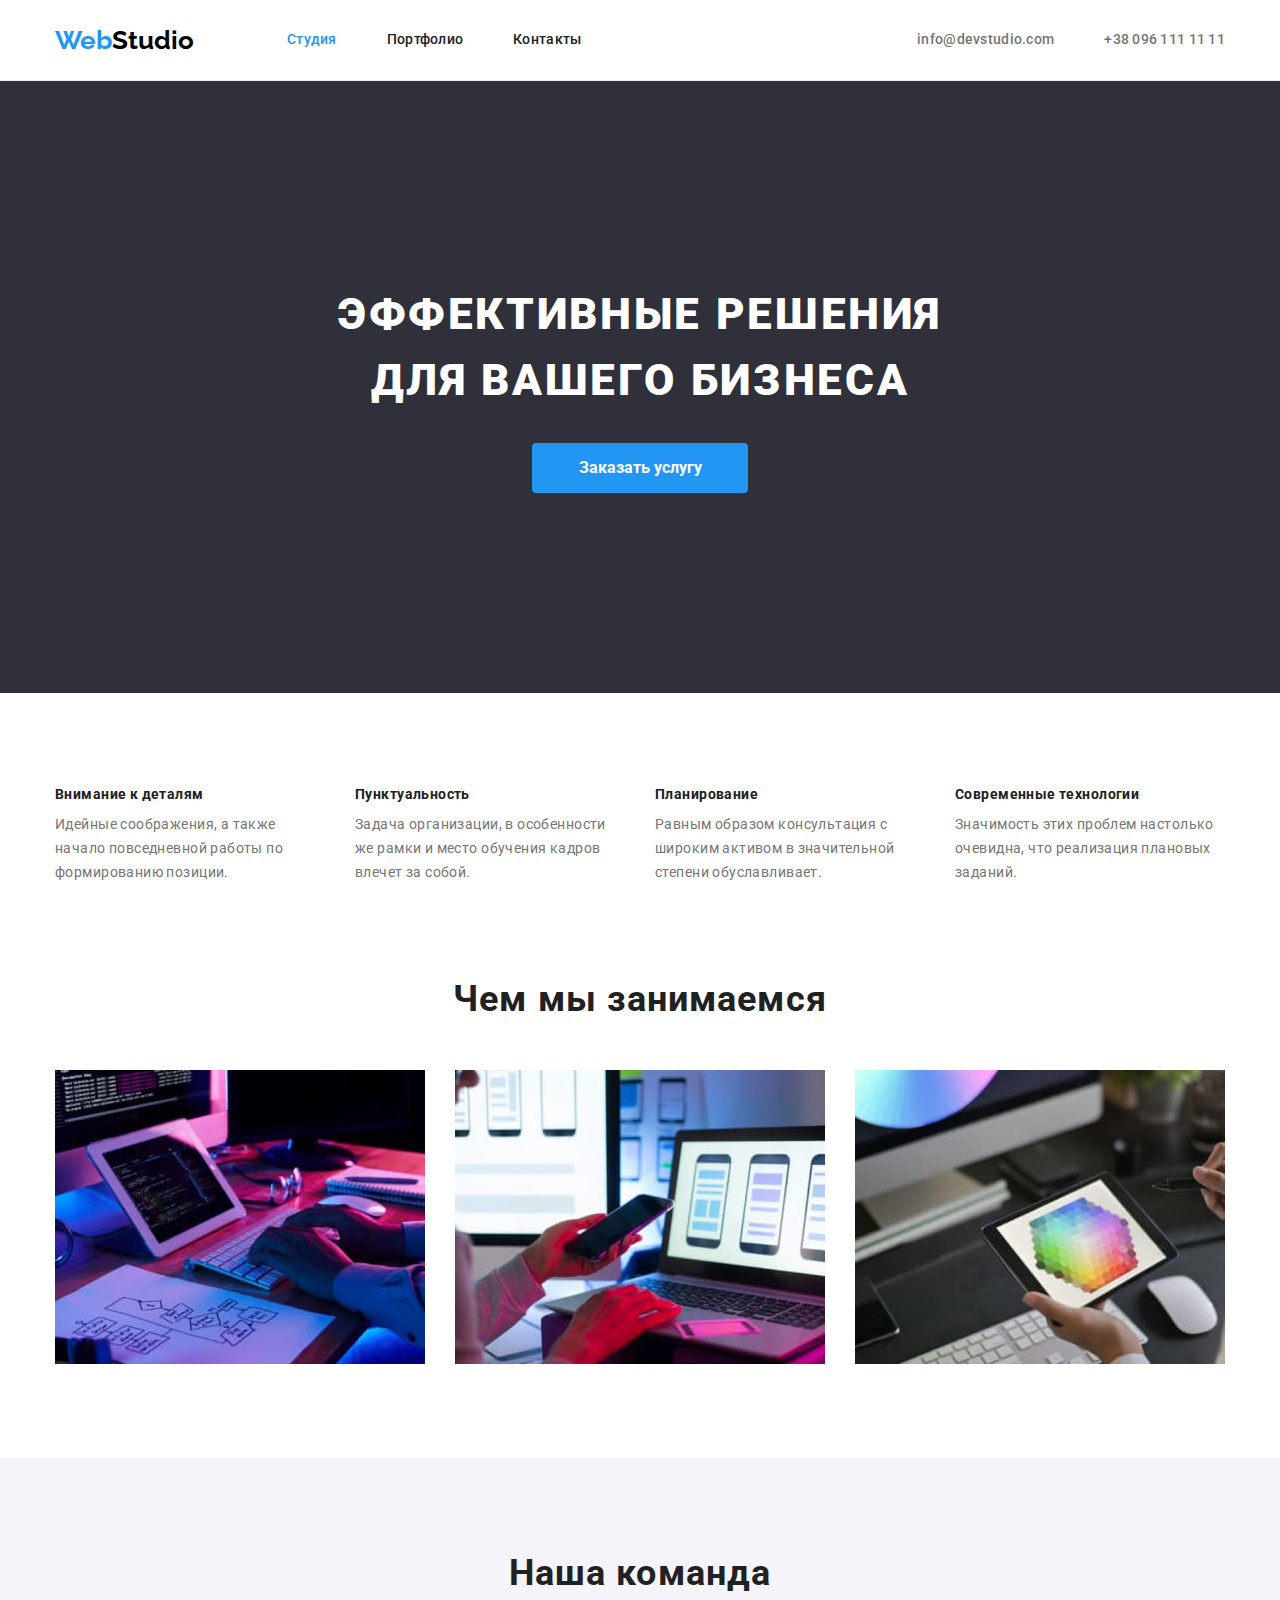
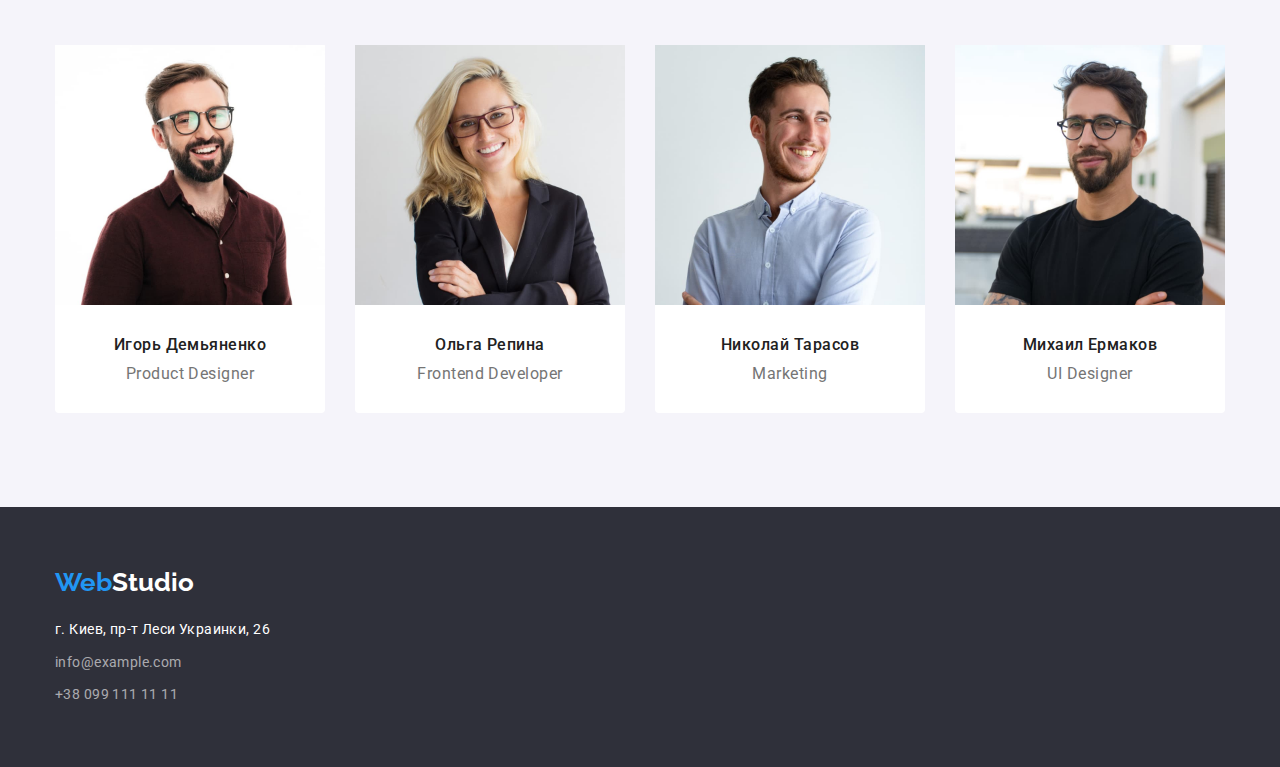
<file: index.html>
<!DOCTYPE html>
<html lang="ru">
  <head>
    <meta charset="UTF-8" />
    <meta http-equiv="X-UA-Compatible" content="IE=edge" />
    <meta name="viewport" content="width=device-width, initial-scale=1.0" />
    <title>WebStudio</title>
    <link rel="preconnect" href="https://fonts.googleapis.com" />
    <link rel="preconnect" href="https://fonts.gstatic.com" crossorigin />
    <link
      href="https://fonts.googleapis.com/css2?family=Raleway:wght@700&family=Roboto:wght@400;500;700;900&display=swap"
      rel="stylesheet"
    />
    <link
      rel="stylesheet"
      href="https://cdnjs.cloudflare.com/ajax/libs/modern-normalize/1.1.0/modern-normalize.min.css"
    />
    <link rel="stylesheet" href="./css/styles.css" />
  </head>
  <body>
    <!-- хедер -->
    <header class="header">
      <div class="container container-header">
        <nav class="header-nav">
          <a lang="en" class="logo" href="./index.html"
            ><span class="blue-logo">Web</span>Studio
          </a>
          <ul class="header-list list">
            <li class="header-item">
              <a href="" class="link current header-link link">Студия</a>
            </li>
            <li class="header-item">
              <a class="header-link link" href="./portfolio.html">Портфолио</a>
            </li>
            <li class="header-item">
              <a class="header-link link" href="">Контакты</a>
            </li>
          </ul>
        </nav>
        <!-- навигация авторизации -->
        <ul class="header-auth list">
          <li class="auth-item">
            <a href="mailto:info@devstudio.com" class="header-contact link"
              >info@devstudio.com</a
            >
          </li>
          <li class="auth-item">
            <a href="tel:+380961111111" class="header-contact link"
              >+38 096 111 11 11</a
            >
          </li>
        </ul>
      </div>
    </header>
    <main>
      <!-- герой -->
      <section class="hero">
        <div class="container">
          <h1 class="hero-title">Эффективные решения для вашего бизнеса</h1>
          <button type="button" class="hero-btn cursor">Заказать услугу</button>
        </div>
      </section>

      <section class="section-feature">
        <div class="container">
          <!-- скрыт заголовок h2 -->
          <h2 class="visually-hidden">Преимущества</h2>
          <!-- наши преимущества -->
          <ul class="feature-list list">
            <li class="feature-item">
              <h3 class="feature-title">Внимание к деталям</h3>
              <p class="feature-text">
                Идейные соображения, а также начало повседневной работы по
                формированию позиции.
              </p>
            </li>
            <li class="feature-item">
              <h3 class="feature-title">Пунктуальность</h3>
              <p class="feature-text">
                Задача организации, в особенности же рамки и место обучения
                кадров влечет за собой.
              </p>
            </li>
            <li class="feature-item">
              <h3 class="feature-title">Планирование</h3>
              <p class="feature-text">
                Равным образом консультация с широким активом в значительной
                степени обуславливает.
              </p>
            </li>
            <li class="feature-item">
              <h3 class="feature-title">Современные технологии</h3>
              <p class="feature-text">
                Значимость этих проблем настолько очевидна, что реализация
                плановых заданий.
              </p>
            </li>
          </ul>
        </div>
      </section>

      <section class="section-title section">
        <div class="container">
          <!-- чем мы занимаемся -->
          <h3 class="work">Чем мы занимаемся</h3>
          <ul class="work-list list">
            <li class="work-item">
              <img src="./images/decktop.jpg" alt="компьютер" width="370" />
            </li>
            <li class="work-item">
              <img src="./images/mobile.jpg" alt="мобильный" width="370" />
            </li>
            <li class="work-item">
              <img src="./images/tab.jpg" alt="планшет" width="370" />
            </li>
          </ul>
        </div>
      </section>

      <section class="section-staff section">
        <div class="container">
          <!-- наша команда -->
          <h3 class="staff">Наша команда</h3>
          <ul class="staff-list list">
            <li class="staff-item">
              <img src="./images/Igor.jpg" alt="Igor" width="270" />
              <div class="staff-id">
                <h4 class="staff-title">Игорь Демьяненко</h4>
                <p class="staff-text">Product Designer</p>
              </div>
            </li>
            <li class="staff-item">
              <img src="./images/Olga.jpg" alt="Ольга" width="270" />
              <div class="staff-id">
                <h4 class="staff-title">Ольга Репина</h4>
                <p class="staff-text">Frontend Developer</p>
              </div>
            </li>
            <li class="staff-item">
              <img src="./images/Mykola.jpg" alt="Николай" width="270" />
              <div class="staff-id">
                <h4 class="staff-title">Николай Тарасов</h4>
                <p class="staff-text">Marketing</p>
              </div>
            </li>
            <li class="staff-item">
              <img src="./images/Mykhaylo.jpg" alt="Михаил" width="270" />
              <div class="staff-id">
                <h4 class="staff-title">Михаил Ермаков</h4>
                <p class="staff-text">UI Designer</p>
              </div>
            </li>
          </ul>
        </div>
      </section>
    </main>
    <!-- футер -->
    <footer class="footer">
      <div class="container">
        <a lang="en" class="footer-logo" href="./index.html"
          ><span class="blue-logo">Web</span>Studio
        </a>
        <address class="address">
          <ul class="address-list list">
            <li>
              <a
                target="_blank"
                class="address-link link"
                href="https://www.google.com/maps/place/%D0%B1%D1%83%D0%BB.+%D0%9B%D0%B5%D1%81%D0%B8+%D0%A3%D0%BA%D1%80%D0%B0%D0%B8%D0%BD%D0%BA%D0%B8,+26,+%D0%9A%D0%B8%D0%B5%D0%B2,+02000/@50.4265807,30.5361971,17z/data=!3m1!4b1!4m5!3m4!1s0x40d4cf0e033ecbe9:0x57a4dffefec77da0!8m2!3d50.4265807!4d30.5383859"
              >
                г. Киев, пр-т Леси Украинки, 26
              </a>
            </li>
            <li>
              <a class="address-link mail" href="mailto:info@example.com"
                >info@example.com</a
              >
            </li>
            <li>
              <a class="address-link tel" href="tel:+380991111111"
                >+38 099 111 11 11</a
              >
            </li>
          </ul>
        </address>
      </div>
    </footer>
  </body>
</html>
</file>
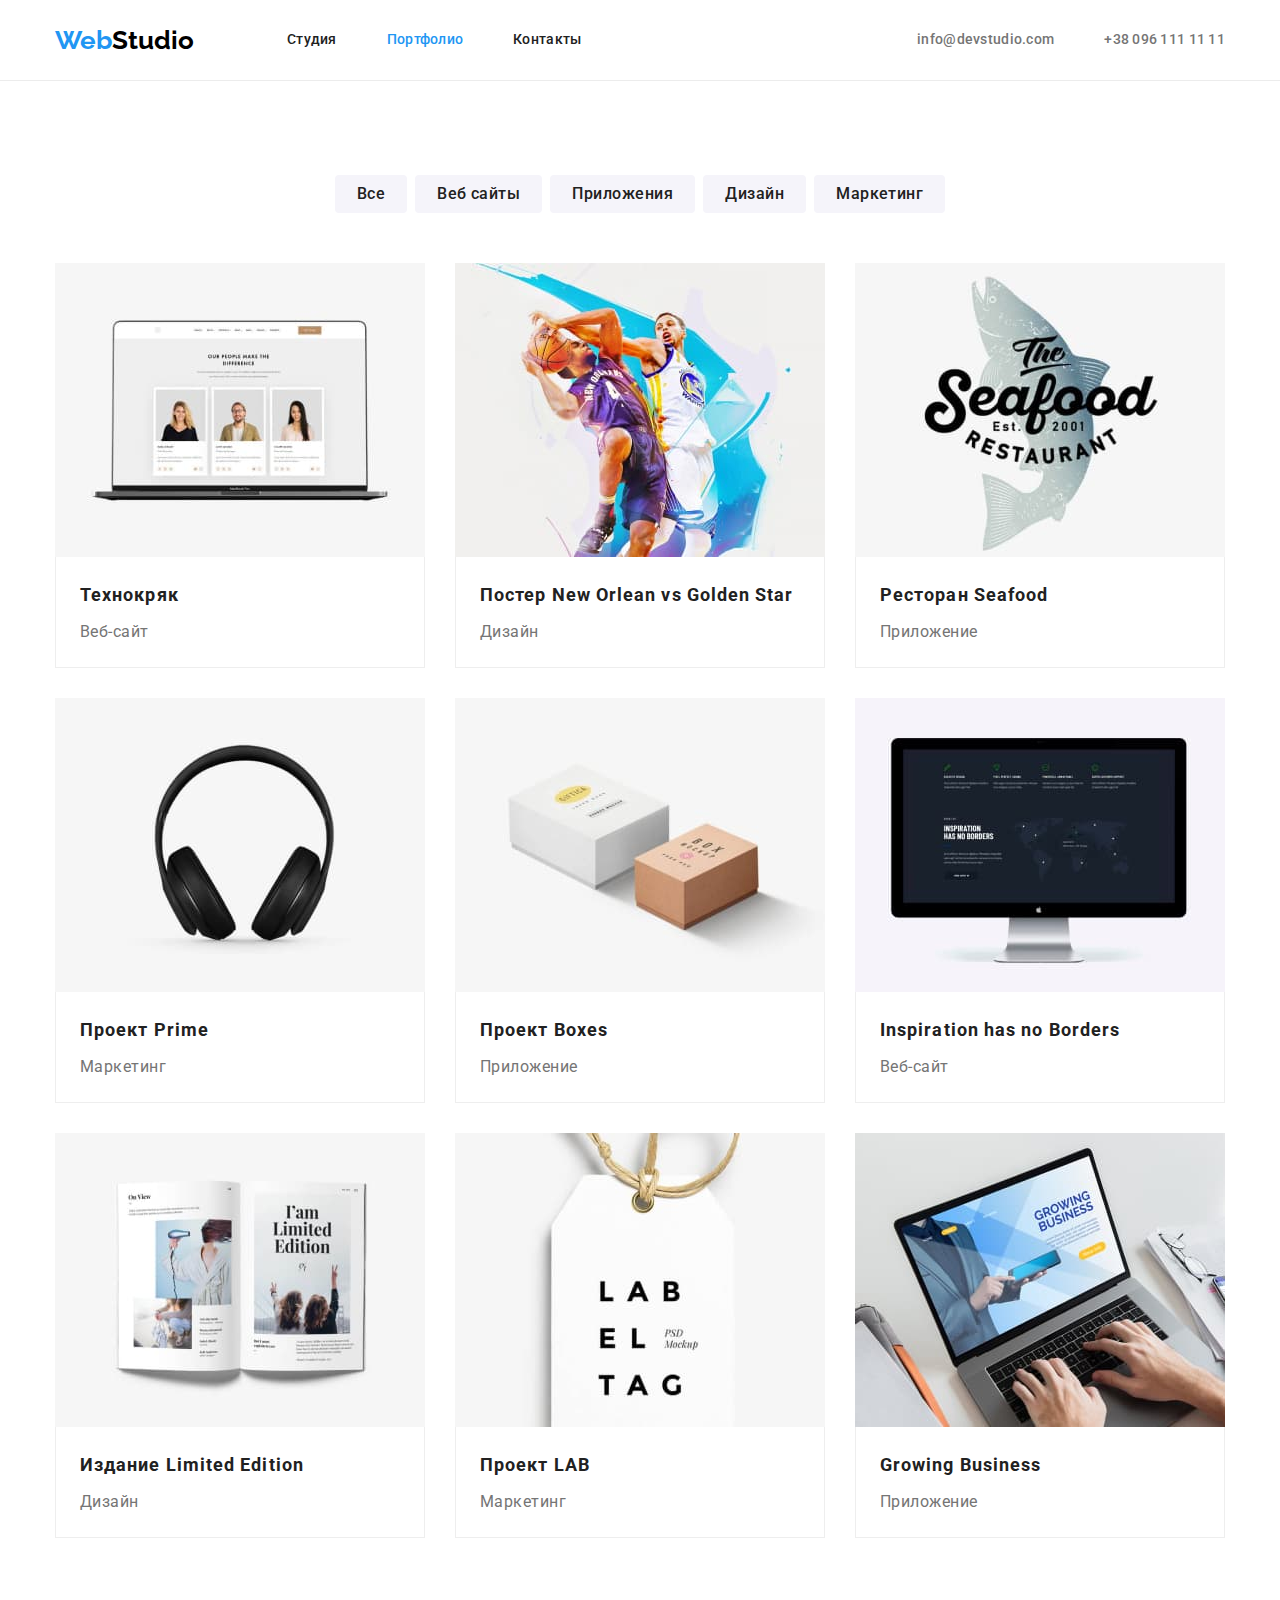
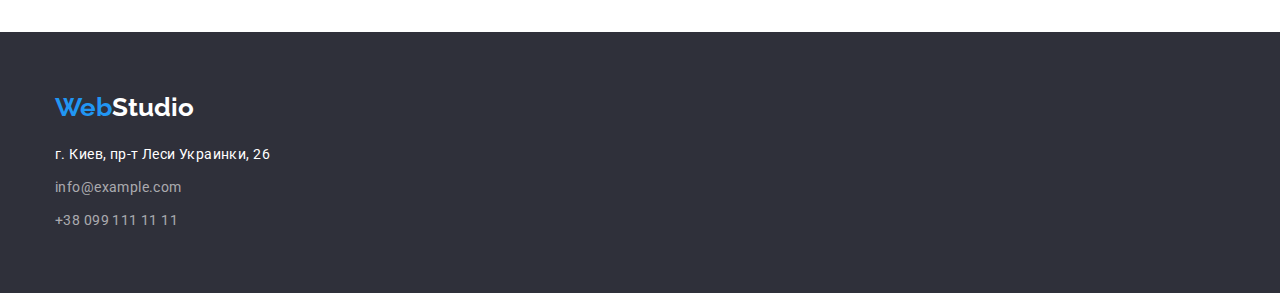
<file: portfolio.html>
<!DOCTYPE html>
<html lang="ru">
  <head>
    <meta charset="UTF-8" />
    <meta http-equiv="X-UA-Compatible" content="IE=edge" />
    <meta name="viewport" content="width=device-width, initial-scale=1.0" />
    <title>WebStudio</title>
    <link rel="preconnect" href="https://fonts.googleapis.com" />
    <link rel="preconnect" href="https://fonts.gstatic.com" crossorigin />
    <link
      href="https://fonts.googleapis.com/css2?family=Raleway:wght@700&family=Roboto:wght@400;500;700;900&display=swap"
      rel="stylesheet"
    />
    <link
      rel="stylesheet"
      href="https://cdnjs.cloudflare.com/ajax/libs/modern-normalize/1.1.0/modern-normalize.min.css"
    />
    <link rel="stylesheet" href="./css/styles.css" />
  </head>
  <body>
    <!-- хедер -->
    <header class="header">
      <div class="container container-header">
        <nav class="header-nav">
          <a lang="en" class="logo" href="./index.html"
            ><span class="blue-logo">Web</span>Studio
          </a>
          <ul class="header-list list">
            <li class="header-item">
              <a href="./index.html" class="link header-link link">Студия</a>
            </li>
            <li class="header-item">
              <a class="header-link link current" href="">Портфолио</a>
            </li>
            <li class="header-item">
              <a class="header-link link" href="">Контакты</a>
            </li>
          </ul>
        </nav>
        <!-- навигация авторизации -->

        <ul class="header-auth list">
          <li class="auth-item">
            <a href="mailto:info@devstudio.com" class="header-contact link"
              >info@devstudio.com</a
            >
          </li>
          <li class="auth-item">
            <a href="tel:+380961111111" class="header-contact link"
              >+38 096 111 11 11</a
            >
          </li>
        </ul>
      </div>
    </header>

    <main class="main-portfolio">
      <section class="section-portfolio">
        <div class="container">
          <ul class="button-list list cursor">
            <li class="button-item">
              <button type="button" class="button-portfolio cursor">Все</button>
            </li>
            <li class="button-item">
              <button type="button" class="button-portfolio cursor">
                Веб сайты
              </button>
            </li>
            <li class="button-item">
              <button type="button" class="button-portfolio cursor">
                Приложения
              </button>
            </li>
            <li class="button-item">
              <button type="button" class="button-portfolio cursor">
                Дизайн
              </button>
            </li>
            <li>
              <button type="button" class="button-portfolio cursor">
                Маркетинг
              </button>
            </li>
          </ul>
          <!-- вставить и скрыть заголовок h1 -->
          <h1 class="visually-hidden">Наши работы</h1>
          <!-- карточки портфолио -->
          <ul class="picture-list list">
            <li class="picture-item">
              <img src="./images/Technokryak.jpg" alt="Технокряк" width="370" />
              <div class="card-content">
                <h2 class="picture-title">Технокряк</h2>
                <p class="picture-text">Веб-сайт</p>
              </div>
            </li>

            <li class="picture-item">
              <img
                src="./images/Basket-poster.jpg"
                alt="Постер New Orlean vs Golden Star"
                width="370"
              />
              <div class="card-content">
                <h2 class="picture-title">Постер New Orlean vs Golden Star</h2>
                <p class="picture-text">Дизайн</p>
              </div>
            </li>

            <li class="picture-item">
              <img
                src="./images/Restaurant.jpg"
                alt="Ресторан Seafood"
                width="370"
              />
              <div class="card-content">
                <h2 class="picture-title">Ресторан Seafood</h2>
                <p class="picture-text">Приложение</p>
              </div>
            </li>

            <li class="picture-item">
              <img
                src="./images/Project-prime.jpg"
                alt="Проект Prime"
                width="370"
              />
              <div class="card-content">
                <h2 class="picture-title">Проект Prime</h2>
                <p class="picture-text">Маркетинг</p>
              </div>
            </li>

            <li class="picture-item">
              <img
                src="./images/Project-box.jpg"
                alt="Проект Prime"
                width="370"
              />
              <div class="card-content">
                <h2 class="picture-title">Проект Boxes</h2>
                <p class="picture-text">Приложение</p>
              </div>
            </li>

            <li class="picture-item">
              <img
                src="./images/Inspriration.jpg"
                alt="Inspiration has no Borders"
                width="370"
              />
              <div class="card-content">
                <h2 class="picture-title">Inspiration has no Borders</h2>
                <p class="picture-text">Веб-сайт</p>
              </div>
            </li>

            <li class="picture-item">
              <img
                src="./images/Publication.jpg"
                alt="Издание Limited Edition"
                width="370"
              />
              <div class="card-content">
                <h2 class="picture-title">Издание Limited Edition</h2>
                <p class="picture-text">Дизайн</p>
              </div>
            </li>
            <li class="picture-item">
              <img
                src="./images/Project-lab.jpg"
                alt="Проект LAB"
                width="370"
              />
              <div class="card-content">
                <h2 class="picture-title">Проект LAB</h2>
                <p class="picture-text">Маркетинг</p>
              </div>
            </li>

            <li class="picture-item">
              <img
                src="./images/business.jpg"
                alt="Growing Business"
                width="370"
              />
              <div class="card-content">
                <h2 class="picture-title">Growing Business</h2>
                <p class="picture-text">Приложение</p>
              </div>
            </li>
          </ul>
        </div>
      </section>
    </main>
    <!--футер -->
    <footer class="footer">
      <div class="container">
        <a lang="en" class="footer-logo" href="./index.html"
          ><span class="blue-logo">Web</span>Studio
        </a>
        <address class="address">
          <ul class="address-list list">
            <li>
              <a
                target="_blank"
                class="address-link link"
                href="https://www.google.com/maps/place/%D0%B1%D1%83%D0%BB.+%D0%9B%D0%B5%D1%81%D0%B8+%D0%A3%D0%BA%D1%80%D0%B0%D0%B8%D0%BD%D0%BA%D0%B8,+26,+%D0%9A%D0%B8%D0%B5%D0%B2,+02000/@50.4265807,30.5361971,17z/data=!3m1!4b1!4m5!3m4!1s0x40d4cf0e033ecbe9:0x57a4dffefec77da0!8m2!3d50.4265807!4d30.5383859"
              >
                г. Киев, пр-т Леси Украинки, 26
              </a>
            </li>
            <li>
              <a class="address-link mail" href="mailto:info@example.com"
                >info@example.com</a
              >
            </li>
            <li>
              <a class="address-link tel" href="tel:+380991111111"
                >+38 099 111 11 11</a
              >
            </li>
          </ul>
        </address>
      </div>
    </footer>
  </body>
</html>
</file>
<file: css/styles.css>
:root {
  --primary-text-color: #212121;
  --title-text-color: #757575;
  --acсent-color: #2196f3;
  --primary-white-color: #ffffff;
}
/* основной текста #212121*/
/* вторичный цвет текста #757575*/
/* акцент #2196F3*/
/* белый #FFFFFF */
p,
h1,
h2,
h3,
h4,
h5,
h6 {
  margin: 0;
}
ul,
ol {
  margin: 0;
  padding-left: 0;
}
address {
  font-style: normal;
}
body {
  color: var(--primary-text-color);
  font-family: "Roboto", "sans-serif";
  background-color: var(--primary-white-color);
}
img {
  display: block;
  max-width: 100%;
  height: auto;
}
.list {
  list-style: none;
}
.link {
  text-decoration: none;
}
.section {
  padding-top: 94px;
}
/* хедер навигация  */

.header-link {
  display: block;
  padding-top: 32px;
  padding-bottom: 32px;
  color: #212121;
  font-weight: 500;
  font-size: 14px;
  line-height: 1.14;
  letter-spacing: 0.02em;
}
.header-link:hover,
.header-link:focus {
  color: var(--acсent-color);
}

.header-nav {
  display: flex;
  align-items: center;
}

.header-list {
  display: flex;
  margin-left: 93px;
  padding: 0;
}

.header-nav .header-item + .header-item {
  margin-left: 50px;
}

.header-link.current {
  color: var(--acсent-color);
}
/* --------хедер лого------- */
.container {
  max-width: 1200px;
  margin-left: auto;
  margin-right: auto;
  padding-left: 15px;
  padding-right: 15px;
}

.container-header {
  display: flex;
}

.logo {
  color: #000000;
  font-family: "raleway";
  font-style: normal;
  font-weight: 700;
  font-size: 26px;
  line-height: 1.19;
  text-decoration: none;
}
.blue-logo {
  color: var(--acсent-color);
}
.header {
  align-items: center;
  border-bottom: 1px solid #ececec;
}

/* навигация авторизации */
.header-auth {
  display: flex;
  gap: 50px;
  margin-left: auto;
  align-items: center;
}

.header-contact {
  color: var(--title-text-color);
  font-weight: 500;
  font-size: 14px;
  line-height: 1.14;
  letter-spacing: 0.02em;
  padding: 32px 0;
  display: block;
}
.header-contact:hover,
.header-contact:focus {
  color: var(--acсent-color);
}

/* ----------герой--------*/
.hero {
  background-color: #2f303a;
  text-align: center;
  padding: 200px 0;
}
.hero-title {
  color: var(--primary-white-color);
  font-weight: 900;
  font-size: 44px;
  line-height: 1.5;
  letter-spacing: 0.06em;
  text-transform: uppercase;
  margin-bottom: 30px;
  max-width: 696px;
  margin-left: auto;
  margin-right: auto;
}
.hero-btn {
  /* размер кнопки, прозрачная рамка */
  color: #ffffff;
  background-color: #2196f3;
  border: none;
  font-family: "Roboto", "sans-serif";
  font-weight: 700;
  font-size: 16px;
  line-height: 1.88;
  border-radius: 4px;
  min-width: 216px;
  padding: 10px 32px;
  text-align: center;
  display: inline-block;
  /* margin-bottom: 200px; */
}
.hero-btn:hover,
.hero-btn:focus {
  color: #ffffff;
  background-color: #188ce8;
}

/* ---наши преимущества, заголовок скрыт ----*/
.visually-hidden {
  position: absolute;
  width: 1px;
  height: 1px;
  margin: -1px;
  border: 0;
  padding: 0;
  white-space: nowrap;
  clip-path: inset(100%);
  clip: rect(0 0 0 0);
  overflow: hidden;
}
.feature-list {
  display: flex;
  flex-wrap: wrap;
  column-gap: 30px;
}
.section-feature {
  padding-top: 94px;
}
.feature-item {
  width: calc((100% - 90px) / 4);
}

.feature-title {
  font-weight: 700;
  font-size: 14px;
  line-height: 1.14;
  letter-spacing: 0.03em;
  margin-bottom: 10px;
}

.feature-text {
  color: var(--title-text-color);
  font-size: 14px;
  line-height: 1.7;
  letter-spacing: 0.03em;
}
/* -----чем мы занимаемся----- */
.section-title {
  padding-bottom: 94px;
}
.work {
  font-weight: 700;
  font-size: 36px;
  line-height: 1.17;
  letter-spacing: 0.03em;
  text-align: center;
  margin-bottom: 50px;
}
.work-list {
  display: flex;
  gap: 30px;
}
.work-item {
  width: calc((100%-60px) / 3);
}
/* -----наша команда----- */
.section-staff {
  background-color: #f5f4fa;
  padding-bottom: 94px;
}
.staff {
  font-weight: 700;
  font-size: 36px;
  line-height: 1.17;
  letter-spacing: 0.03em;
  text-align: center;
  margin-bottom: 50px;
}
.staff-item {
  border-radius: 0px 0px 4px 4px;
  background: #ffffff;
}
.staff-list {
  display: flex;
  gap: 30px;
}
.staff-title {
  font-weight: 500;
  font-size: 16px;
  line-height: 1.19;
  letter-spacing: 0.03em;
  text-align: center;
  margin-bottom: 10px;
}
.staff-text {
  color: var(--title-text-color);
  font-size: 16px;
  line-height: 1.19;
  letter-spacing: 0.03em;
  text-align: center;
}
.staff-id {
  padding-bottom: 30px;
  padding-top: 30px;
}
.staff-item {
  width: calc((100%-90px) / 4);
}
/* ------- футер ------- */
.footer {
  background-color: #2f303a;
  padding-top: 60px;
  padding-bottom: 60px;
}
.footer-logo {
  display: inline-block;
  color: #ffffff;
  font-family: "raleway";
  font-style: normal;
  font-weight: 700;
  font-size: 26px;
  line-height: 1.19;
  text-decoration: none;
  margin-bottom: 20px;
}

.address-link {
  color: #ffffff;
  font-family: "roboto";
  font-size: 14px;
  line-height: 1.71;
  letter-spacing: 0.03em;
  text-decoration: none;
  display: inline-block;
}

.address-list :not(:last-child) {
  margin-bottom: 9px;
}
.address-link:hover,
.address-link:focus {
  color: var(--acсent-color);
}
.mail,
.tel {
  color: rgba(255, 255, 255, 0.6);
  font-family: "Roboto";
  font-style: normal;
  font-weight: 400;
  font-size: 14px;
  line-height: 1.71;
  letter-spacing: 0.03em;
  text-decoration: none;
}

/* Портфолио */

/* ------Кнопки фильтры портфолио----- */
.section-portfolio {
  padding: 94px 0;
}
.button-list {
  display: flex;
  justify-content: center;
  gap: 8px;
  margin-bottom: 50px;
}
.button-portfolio {
  color: var(--primary-text-color);
  font-family: inherit;
  background-color: #f5f4fa;
  font-weight: 500;
  font-size: 16px;
  line-height: 1.63;
  letter-spacing: 0.03em;
  border: none;
  padding: 6px 22px;
  border-radius: 4px;
}
.cursor {
  cursor: pointer;
}
.button-portfolio:hover,
.button-portfolio:focus {
  color: var(--primary-white-color);
  background-color: #188ce8;
}
/* ------карточки портфолио----- */
.picture-list {
  display: flex;
  flex-wrap: wrap;
  gap: 30px;
}

.picture-title {
  font-weight: 700;
  font-size: 18px;
  line-height: 2;
  letter-spacing: 0.06em;
  margin-bottom: 4px;
}

.picture-text {
  color: var(--title-text-color);
  font-size: 16px;
  line-height: 1.88;
  letter-spacing: 0.03em;
}

.card-content {
  padding: 20px 24px;
  border: 1px solid #eeeeee;
  border-top: 0;
}
</file>
